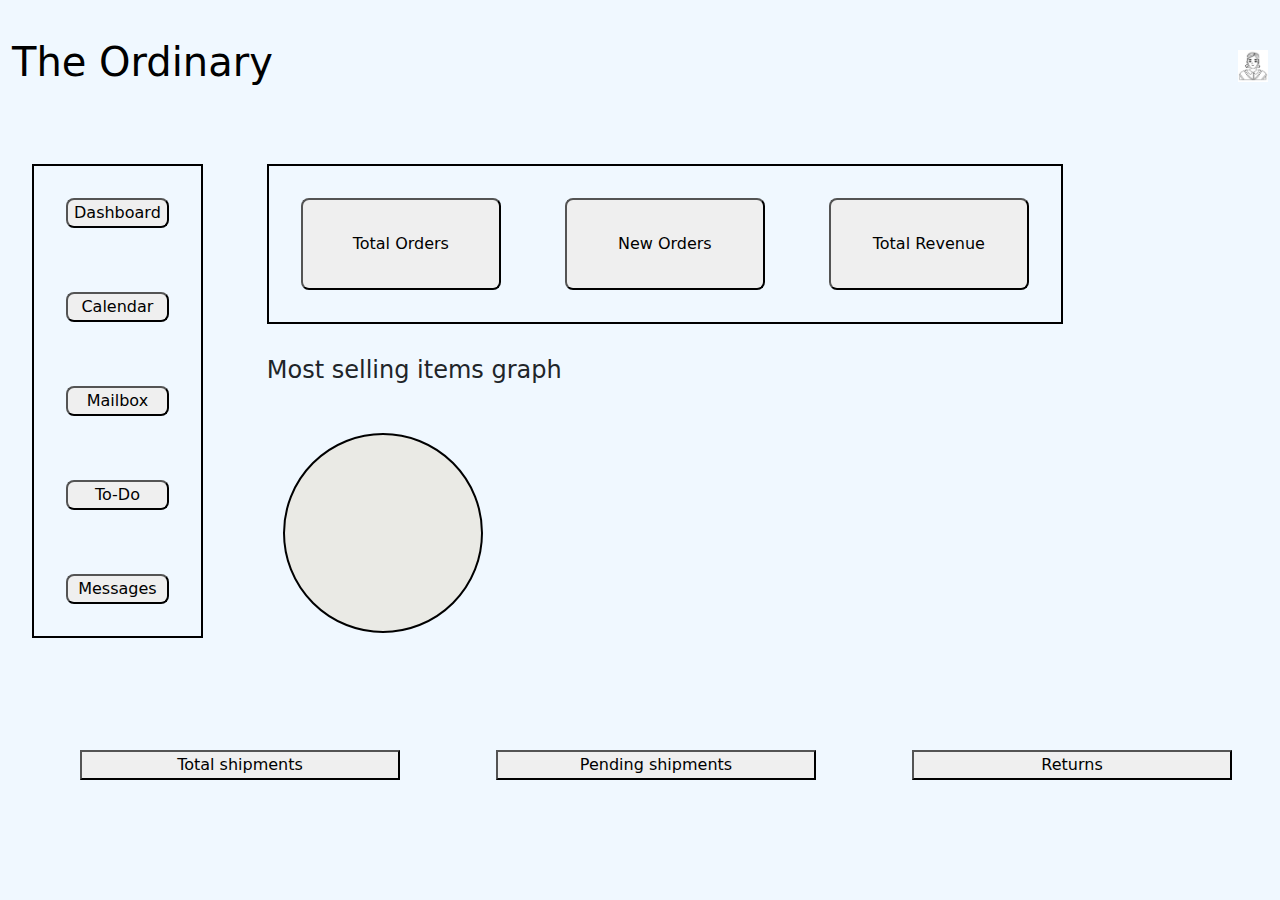
<file: pages/index.html>
<!DOCTYPE html>
<html lang="en">
<head>
    <meta charset="UTF-8">
    <meta name="viewport" content="width=device-width, initial-scale=1.0">
    <link rel ="stylesheet" href="../styles/index.css">
    <link href="https://cdn.jsdelivr.net/npm/bootstrap@5.3.3/dist/css/bootstrap.min.css" rel="stylesheet" integrity="sha384-QWTKZyjpPEjISv5WaRU9OFeRpok6YctnYmDr5pNlyT2bRjXh0JMhjY6hW+ALEwIH" crossorigin="anonymous">
  <script defer src="https://cdn.jsdelivr.net/npm/bootstrap@5.3.3/dist/js/bootstrap.bundle.min.js" integrity="sha384-YvpcrYf0tY3lHB60NNkmXc5s9fDVZLESaAA55NDzOxhy9GkcIdslK1eN7N6jIeHz" crossorigin="anonymous"></script>
    <title>Admin page</title>
</head>
<body style="background-color: aliceblue">
  <div id="main-container">
    <nav class="navbar navbar-default">
      <div class="container-fluid">
         <div class="navbar-header">
            <a class="navbar-brand" href="#"><h1>The Ordinary</h1></a>
         </div>
         <ul class="nav navbar-nav">
          <li class="active"><a href="profile-page.com"><img src="../images/Resume Profile Picture.jpg"alt="admin picture icon"></a></li>
          <li><a href="#"></a></li>
         </ul>
      </div>
   </nav>
   <section class="section-1">
      <div id="table-content">
        <button> Dashboard </button>
        <button> Calendar </button>
        <button> Mailbox </button>
        <button> To-Do </button>
        <button> Messages </button>
      </div>
      <div class = "order-graph">
        <div id="Order-details">
          <button> Total Orders </button>
          <button> New Orders </button>
          <button> Total Revenue </button>
        </div>
        <div class="Order-graph">
          <h4 id ="graph-header">Most selling items graph</h4>
            <div id = "chart">
            </div>
        </div>
      </div>
  </section>
       <div class="navbar-footer">
            <button> Total shipments </button>
            <button> Pending shipments </button>
            <button> Returns </button>
      </div>
  </div>
</body>
</html>
</file>
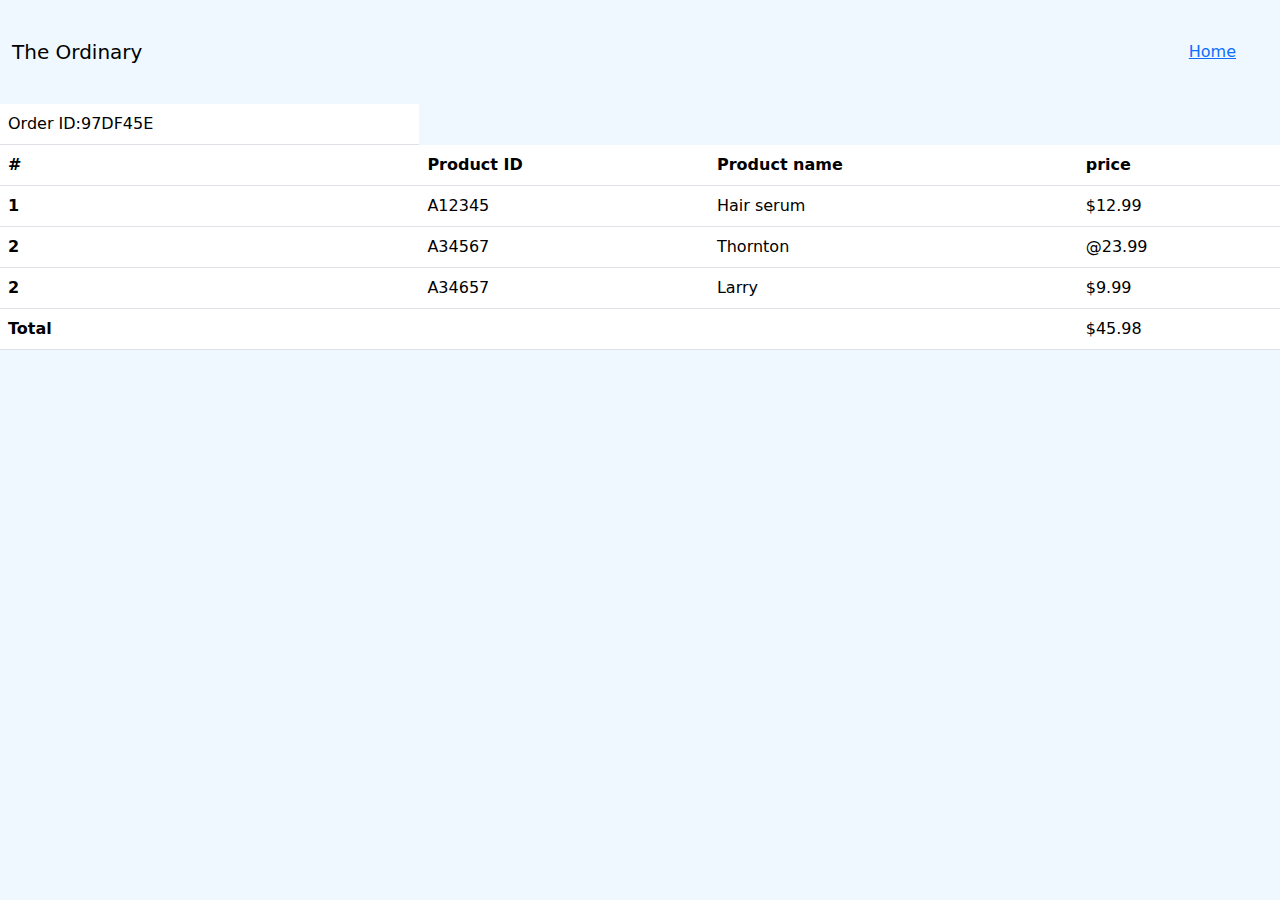
<file: pages/orders.html>
<!DOCTYPE html>
<html lang="en">
<head>
    <meta charset="UTF-8">
    <meta name="viewport" content="width=device-width, initial-scale=1.0">
    <link rel ="stylesheet" href="../styles/Userpage.css">
    <link href="https://cdn.jsdelivr.net/npm/bootstrap@5.3.3/dist/css/bootstrap.min.css" rel="stylesheet" integrity="sha384-QWTKZyjpPEjISv5WaRU9OFeRpok6YctnYmDr5pNlyT2bRjXh0JMhjY6hW+ALEwIH" crossorigin="anonymous">
    <script defer src="https://cdn.jsdelivr.net/npm/bootstrap@5.3.3/dist/js/bootstrap.bundle.min.js" integrity="sha384-YvpcrYf0tY3lHB60NNkmXc5s9fDVZLESaAA55NDzOxhy9GkcIdslK1eN7N6jIeHz" crossorigin="anonymous"></script>
    <title>My orders</title>
</head>
<body style="background-color: aliceblue">
    <nav class="navbar navbar-default">
        <div class="container-fluid">
           <div class="navbar-header">
              <a class="navbar-brand" href="./Userpage.html">The Ordinary</a>
           </div>
           <ul class="nav navbar-nav">
              <li><a href="./Userpage.html">Home</a></li>
           </ul>
        </div>
     </nav>  
     <table class="table">
        <thead>
            <tr>
                <td>Order ID:97DF45E</td>
            </tr>
          <tr>
            <th scope="col">#</th>
            <th scope="col">Product ID</th>
            <th scope="col">Product name</th>
            <th scope="col">price</th>
          </tr>
        </thead>
        <tbody>
          <tr>
            <th scope="row">1</th>
            <td>A12345</td>
            <td>Hair serum</td>
            <td>$12.99</td>
          </tr>
          <tr>
            <th scope="row">2</th>
            <td>A34567</td>
            <td>Thornton</td>
            <td>@23.99</td>
          </tr>
          <tr>
            <th scope="row">2</th>
            <td>A34657</td>
            <td>Larry</td>
            <td>$9.99</td>
          </tr>
          <tr>
            <th scope="row">Total</th>
            <td colspan="2"></td>
            <td> $45.98</td>
          </tr>
        </tbody>
      </table> 
</body>
</html>
</file>
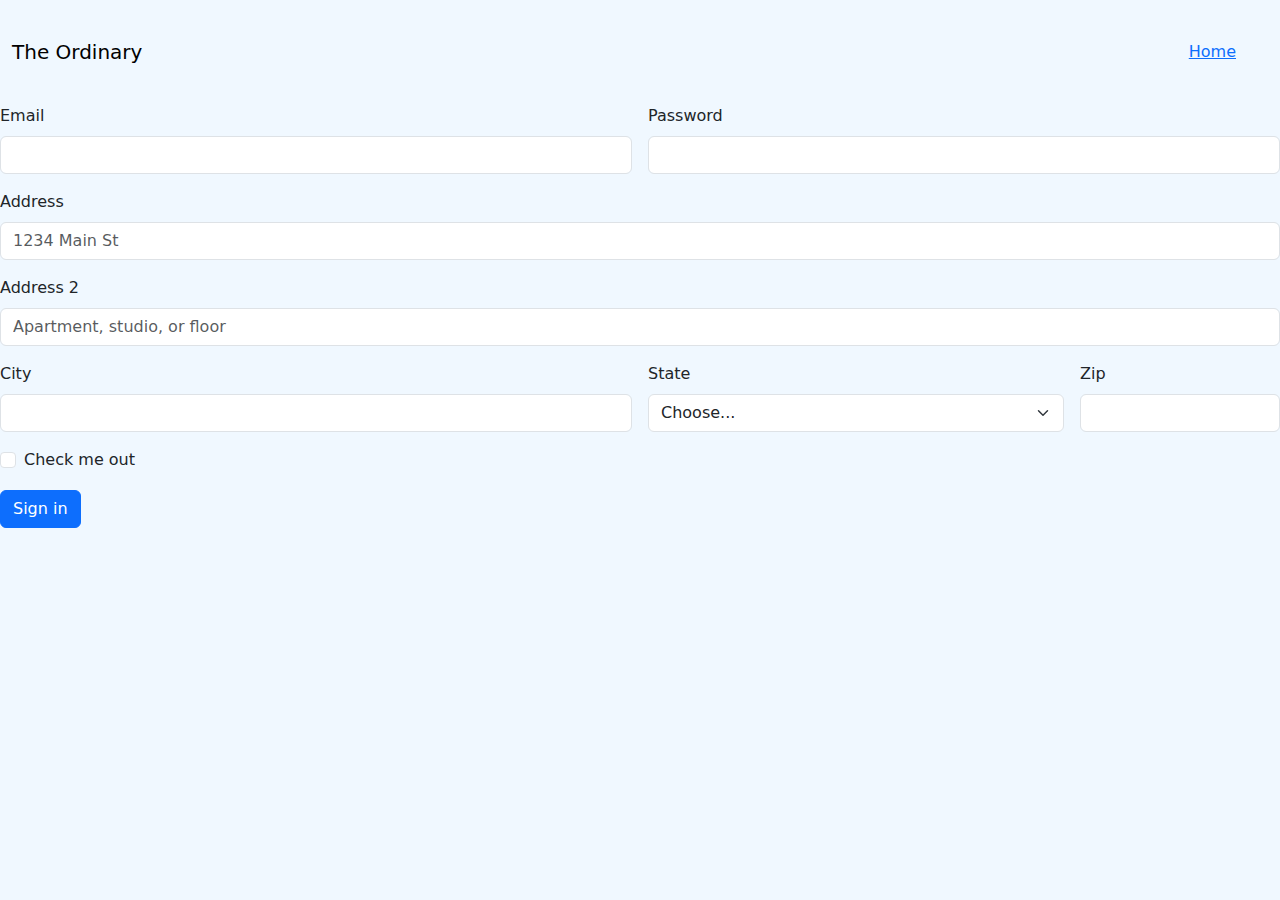
<file: pages/signin.html>
<!DOCTYPE html>
<html lang="en">
<head>
    <meta charset="UTF-8">
    <meta name="viewport" content="width=device-width, initial-scale=1.0">
    <link rel ="stylesheet" href="../styles/Userpage.css">
    <link href="https://cdn.jsdelivr.net/npm/bootstrap@5.3.3/dist/css/bootstrap.min.css" rel="stylesheet" integrity="sha384-QWTKZyjpPEjISv5WaRU9OFeRpok6YctnYmDr5pNlyT2bRjXh0JMhjY6hW+ALEwIH" crossorigin="anonymous">
    <script defer src="https://cdn.jsdelivr.net/npm/bootstrap@5.3.3/dist/js/bootstrap.bundle.min.js" integrity="sha384-YvpcrYf0tY3lHB60NNkmXc5s9fDVZLESaAA55NDzOxhy9GkcIdslK1eN7N6jIeHz" crossorigin="anonymous"></script>
    <title>Sign in</title>
</head>
<body style="background-color: aliceblue">
    <nav class="navbar navbar-default">
        <div class="container-fluid">
           <div class="navbar-header">
              <a class="navbar-brand" href="./Userpage.html">The Ordinary</a>
           </div>
           <ul class="nav navbar-nav">
              <li><a href="./Userpage.html">Home</a></li>
           </ul>
        </div>
     </nav>
     <form class="row g-3">
        <div class="col-md-6">
          <label for="inputEmail4" class="form-label">Email</label>
          <input type="email" class="form-control" id="inputEmail4">
        </div>
        <div class="col-md-6">
          <label for="inputPassword4" class="form-label">Password</label>
          <input type="password" class="form-control" id="inputPassword4">
        </div>
        <div class="col-12">
          <label for="inputAddress" class="form-label">Address</label>
          <input type="text" class="form-control" id="inputAddress" placeholder="1234 Main St">
        </div>
        <div class="col-12">
          <label for="inputAddress2" class="form-label">Address 2</label>
          <input type="text" class="form-control" id="inputAddress2" placeholder="Apartment, studio, or floor">
        </div>
        <div class="col-md-6">
          <label for="inputCity" class="form-label">City</label>
          <input type="text" class="form-control" id="inputCity">
        </div>
        <div class="col-md-4">
          <label for="inputState" class="form-label">State</label>
          <select id="inputState" class="form-select">
            <option selected>Choose...</option>
            <option>...</option>
          </select>
        </div>
        <div class="col-md-2">
          <label for="inputZip" class="form-label">Zip</label>
          <input type="text" class="form-control" id="inputZip">
        </div>
        <div class="col-12">
          <div class="form-check">
            <input class="form-check-input" type="checkbox" id="gridCheck">
            <label class="form-check-label" for="gridCheck">
              Check me out
            </label>
          </div>
        </div>
        <div class="col-12">
          <button type="submit" class="btn btn-primary">Sign in</button>
        </div>
      </form>
</html>
</file>
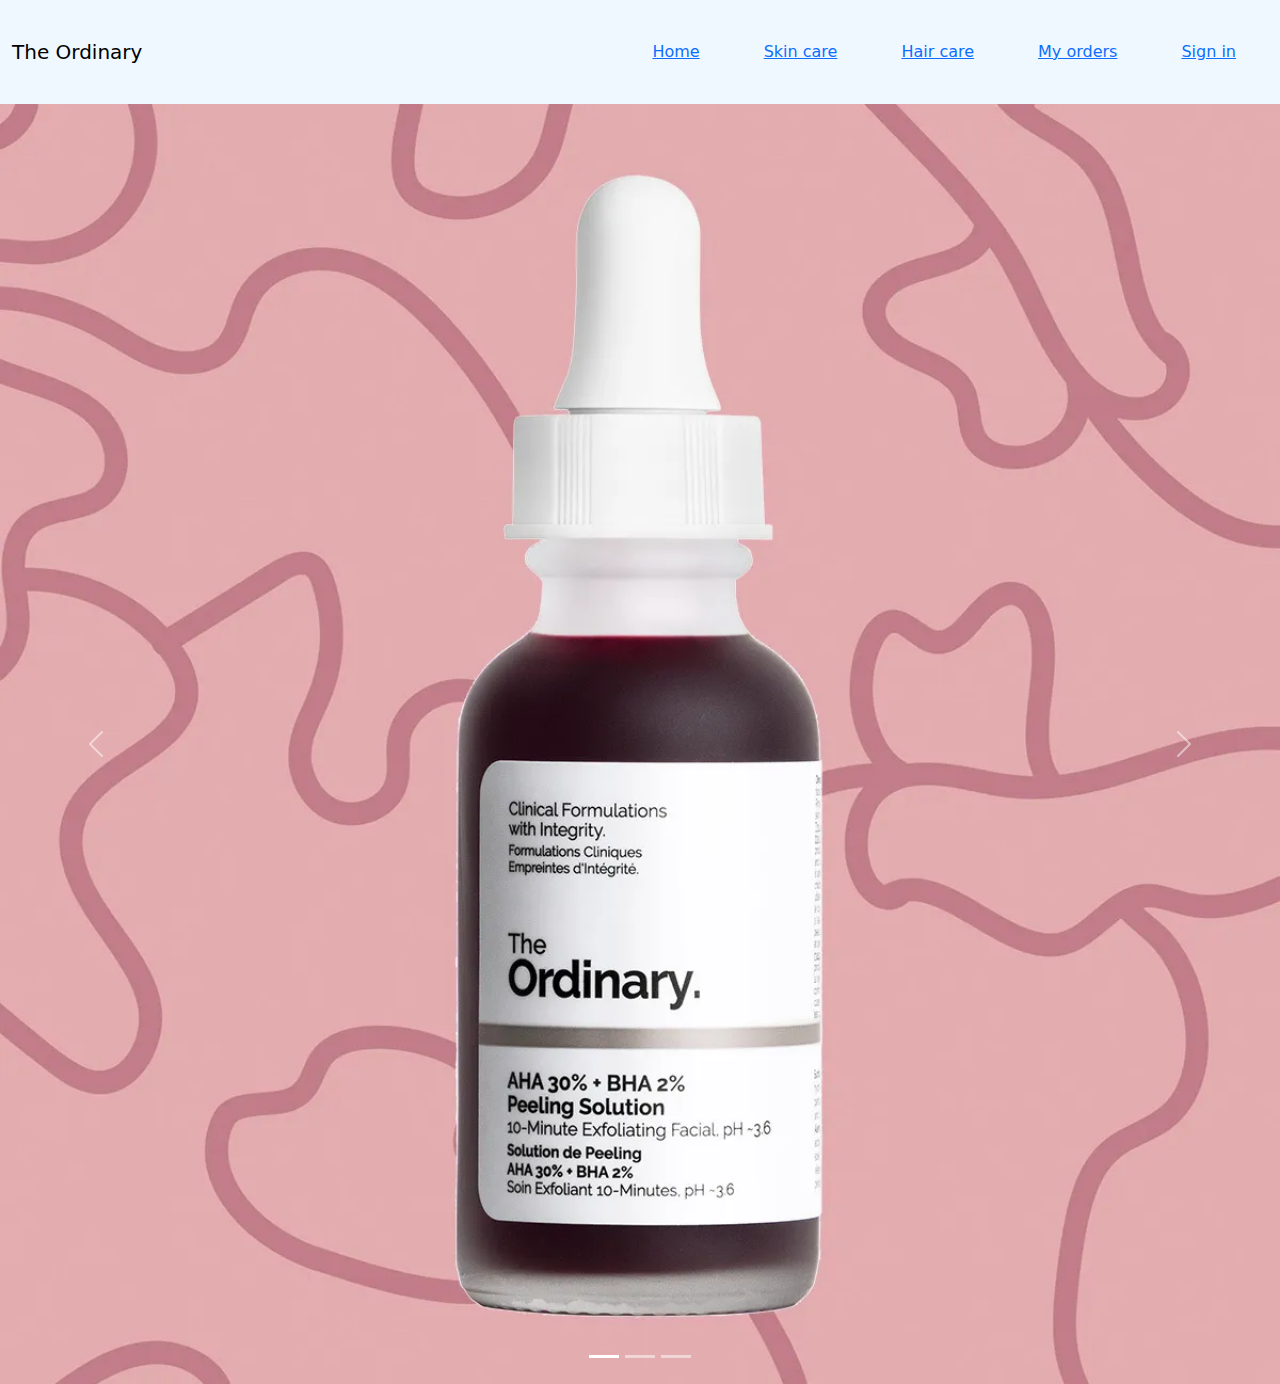
<file: pages/Userpage.html>
<!DOCTYPE html>
<html lang="en">
<head>
    <meta charset="UTF-8">
    <meta name="viewport" content="width=device-width, initial-scale=1.0">
    <link rel ="stylesheet" href="../styles/Userpage.css">
    <link href="https://cdn.jsdelivr.net/npm/bootstrap@5.3.3/dist/css/bootstrap.min.css" rel="stylesheet" integrity="sha384-QWTKZyjpPEjISv5WaRU9OFeRpok6YctnYmDr5pNlyT2bRjXh0JMhjY6hW+ALEwIH" crossorigin="anonymous">
    <script defer src="https://cdn.jsdelivr.net/npm/bootstrap@5.3.3/dist/js/bootstrap.bundle.min.js" integrity="sha384-YvpcrYf0tY3lHB60NNkmXc5s9fDVZLESaAA55NDzOxhy9GkcIdslK1eN7N6jIeHz" crossorigin="anonymous"></script>
    <title>User Page</title>
</head>
<body style="background-color: aliceblue">
    <nav class="navbar navbar-default">
        <div class="container-fluid">
           <div class="navbar-header">
              <a class="navbar-brand" href="#">The Ordinary</a>
           </div>
           <ul class="nav navbar-nav">
              <li class="active"><a href="#">Home</a></li>
              <li><a href="#">Skin care</a></li>
              <li><a href="#">Hair care</a></li>
              <li><a href="./orders.html">My orders</a></li>
              <li><a href="./signin.html">Sign in</a></li>
           </ul>
        </div>
     </nav>
     <div id="carouselExampleIndicators" class="carousel slide">
        <div class="carousel-indicators">
          <button type="button" data-bs-target="#carouselExampleIndicators" data-bs-slide-to="0" class="active" aria-current="true" aria-label="Slide 1"></button>
          <button type="button" data-bs-target="#carouselExampleIndicators" data-bs-slide-to="1" aria-label="Slide 2"></button>
          <button type="button" data-bs-target="#carouselExampleIndicators" data-bs-slide-to="2" aria-label="Slide 3"></button>
        </div>
        <div class="carousel-inner">
          <div class="carousel-item active">
            <img src="../images/best the ordinary products_river.jpg.webp" class="d-block w-100" alt="...">
          </div>
          <div class="carousel-item">
            <img src="../images/img_9024.jpg.webp" class="d-block w-100" alt="...">
          </div>
          <div class="carousel-item">
            <img src="../images/The-Ordinary-.jpg.webp" class="d-block w-100" alt="...">
          </div>
        </div>
        <button class="carousel-control-prev" type="button" data-bs-target="#carouselExampleIndicators" data-bs-slide="prev">
          <span class="carousel-control-prev-icon" aria-hidden="true"></span>
          <span class="visually-hidden">Previous</span>
        </button>
        <button class="carousel-control-next" type="button" data-bs-target="#carouselExampleIndicators" data-bs-slide="next">
          <span class="carousel-control-next-icon" aria-hidden="true"></span>
          <span class="visually-hidden">Next</span>
        </button>
      </div>
</body>
</html>
</file>
<file: styles/index.css>
.navbar-brand{
    margin-left:5rem;
}

.navbar img{
    width: 30px;
}

.nav navbar-nav{
    display: flex;
}

#table-content{
    display: flex;
    flex-flow: column wrap;
    border: 2px solid black;
    margin: 2rem;

}
#table-content button{
    margin: 2rem;
    border-radius: 0.5rem;
}
/* .order-graph{
    display: flex;
} */
.section-1{
    display: flex;
}
#Order-details{
    display: flex;
    border: 2px solid black;
    margin: 2rem;
    justify-content: space-between;
    flex-direction:row wrap;
    height:10rem;
}
#Order-details button{
    margin: 2rem;
    border-radius: 0.5rem;
    width:200px;
}

#chart{
    width: 200px;
    height: 200px;
    margin-left: 3rem;
    margin-top: 3rem;
    background-color: rgb(234, 234, 229);
    border: 2px solid black;
    border-radius: 50%;
    
}
#graph-header{
    margin-left: 2rem;
}

.navbar-footer {
    margin-left: 2rem;
    margin-top: 5rem;
    display:flex;
    flex-flow: row wrap;
    justify-content: space-around;
}
.navbar-footer button{
    width:20rem;
}
</file>
<file: styles/Userpage.css>
.nav.navbar-nav{
    display:flex;
    flex-flow: row wrap;
}
.nav.navbar-nav li{
    margin: 2rem;
}
</file>
